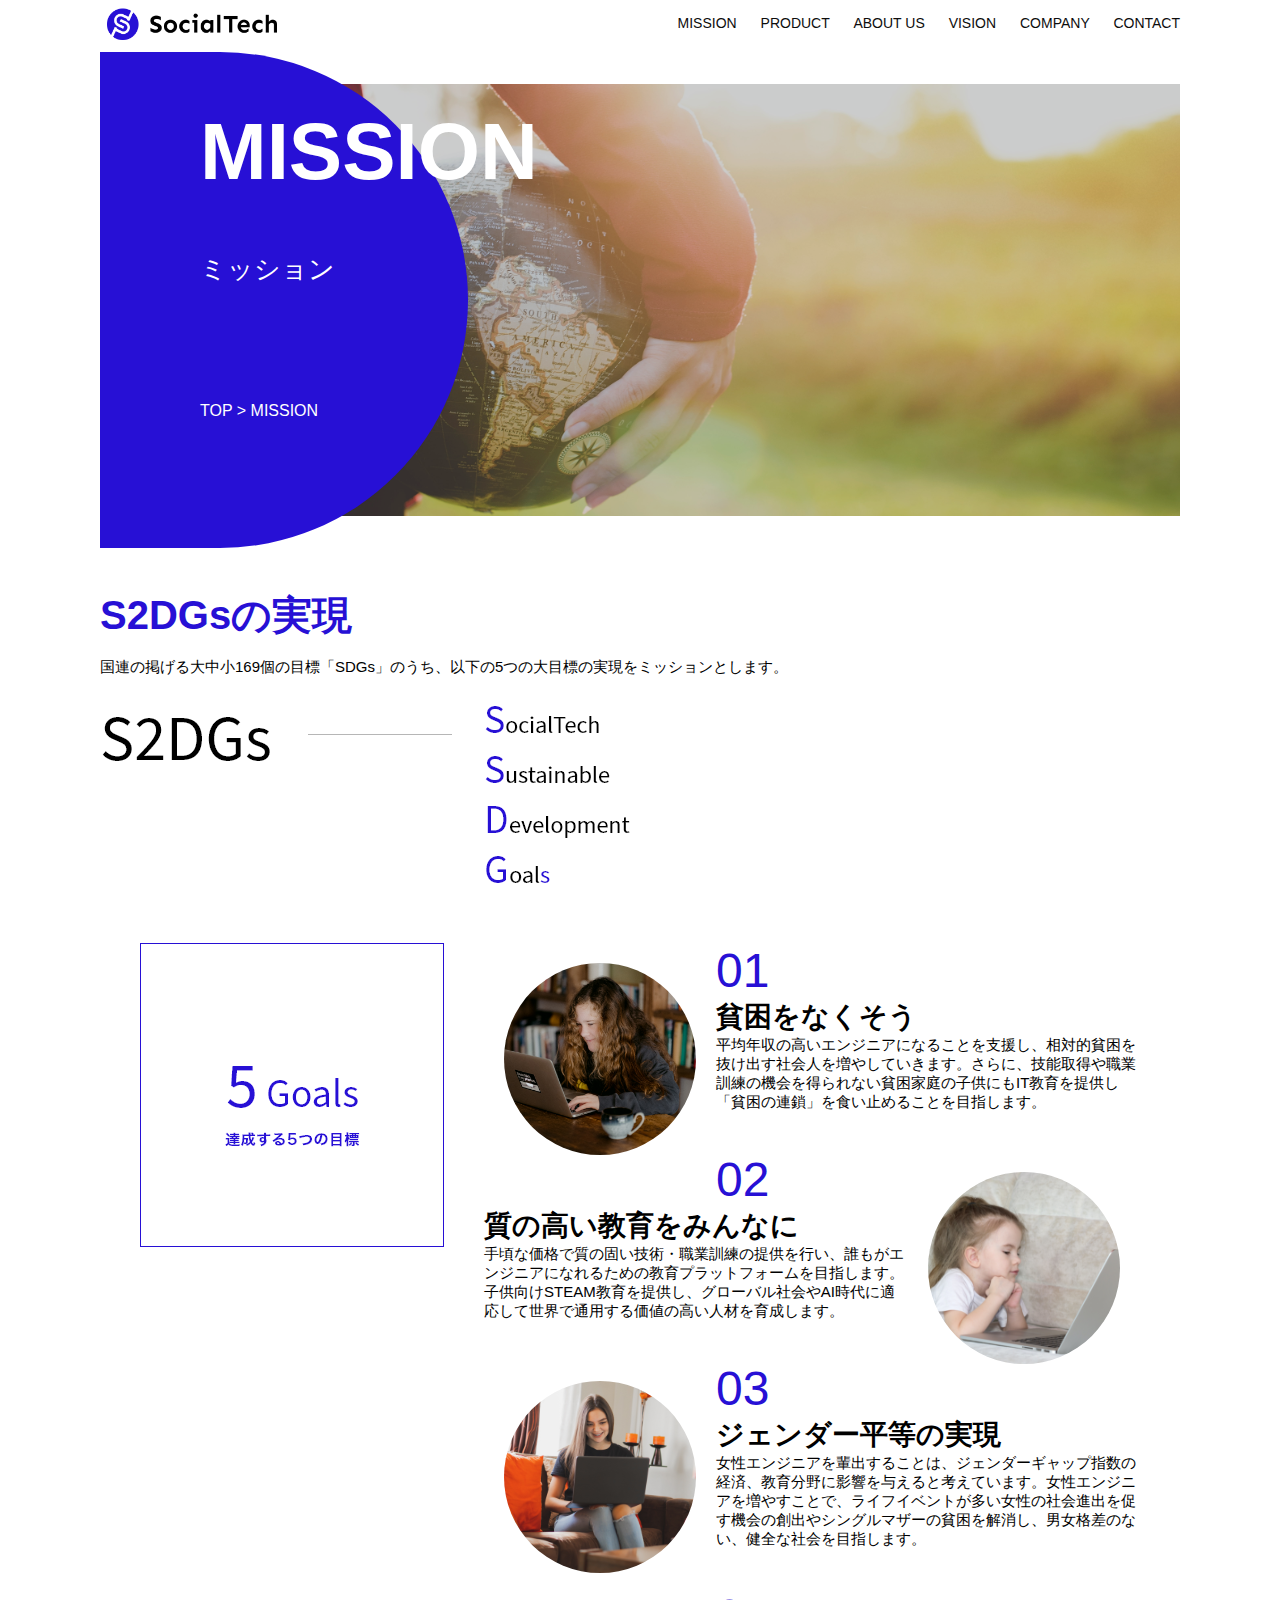
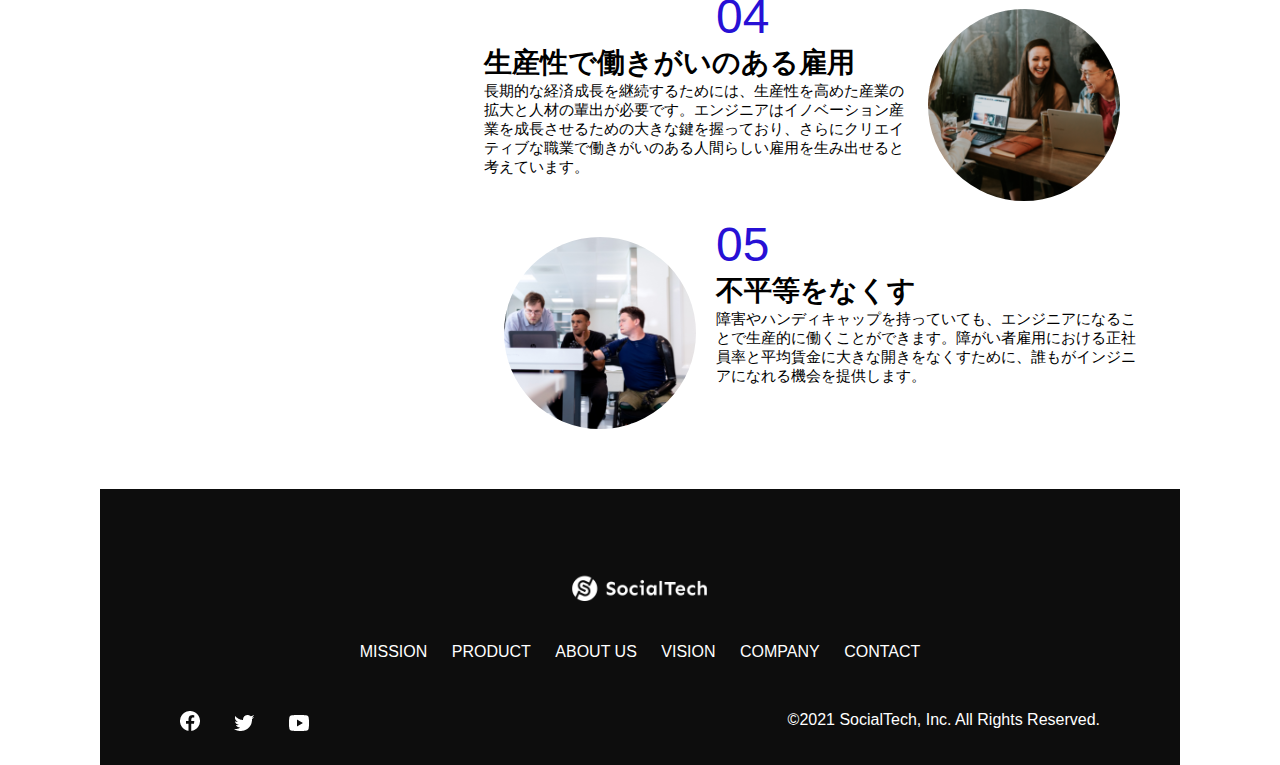
<file: kadai_005/mission.html>
<!DOCTYPE html>
<html>
  <head>
    <title>SocialTech - MISSION</title>
    <meta charset="utf-8" />
    <!-- ページの概要を表すテキスト情報 -->
    <meta
      name="description"
      content="SocialTech
    が目指す5つの目標（S2DGs）を紹介します"
    />
    <!-- ビューポートの設定 -->
    <meta name="viewport" content="width=device-width, initial-scale=1.0" />
    <link rel="stylesheet" href="style.css" />
  </head>

  <body>
    <!-- ヘッダー -->
    <header>
      <!-- ロゴ -->
      <a href="index.html" id="logo"
        ><img src="images/logo.png" alt="トップページへ戻る"
      /></a>

      <!-- PCナビゲーション -->
      <nav id="nav-pc">
        <a href="mission.html">MISSION</a>
        <a href="product.html">PRODUCT</a>
        <a href="index.html#aboutus">ABOUT US</a>
        <a href="index.html#vision">VISION</a>
        <a href="index.html#company">COMPANY</a>
        <a href="index.html#contact">CONTACT</a>
      </nav>

      <!-- スマホ用メニューボタン -->
      <img
        id="menu-sp"
        src="images/button-menu.png"
        alt="ナビゲーションを開く"
        onclick="document.getElementById('nav-sp').style.display ='block'"
      />

      <!-- スマホ用ナビゲーション -->
      <nav id="nav-sp">
        <img
          id="close"
          src="images/button-close.png"
          alt="ナビゲーションを閉じる"
          onclick="document.getElementById('nav-sp').style.display = 'none'"
        />
        <a
          id="logo-sp"
          href="index.html"
          onclick="document.getElementById('nav-sp').style.display = 'none'"
          ><img src="images/logo-sp.png" alt="トップページに戻る"
        /></a>
        <a
          class="menu"
          href="mission.html"
          onclick="document.getElementById('nav-sp').style.display = 'none'"
          >MISSION</a
        >
        <a
          class="menu"
          href="product.html"
          onclick="document.getElementById('nav-sp').style.display = 'none'"
          >PRODUCT</a
        >
        <a
          class="menu"
          href="index.html#aboutus"
          onclick="document.getElementById('nav-sp').style.display = 'none'"
          >ABOUT US</a
        >
        <a
          class="menu"
          href="index.html#vision"
          onclick="document.getElementById('nav-sp').style.display = 'none'"
          >VISION</a
        >
        <a
          class="menu"
          href="index.html#company"
          onclick="document.getElementById('nav-sp').style.display = 'none'"
          >COMPANY</a
        >
        <a
          class="menu"
          href="index.html#contact"
          onclick="document.getElementById('nav-sp').style.display = 'none'"
          >CONTACT</a
        >
        <div id="sns">
          <a href="https://www.facebook.com/sejuku2013"
            ><img src="images/button-facebook.png" alt="Facebookのリンク"
          /></a>
          <a href="https://twitter.com/samuraijuku"
            ><img src="images/button-twitter.png" alt="twitterへのリンク"
          /></a>
          <a href="https://www.youtube.com/channel/UCCFOQO5aDK0xXam4cUQXT8g"
            ><img src="images/button-youtube.png" alt="youtubeへのリンク"
          /></a>
        </div>
      </nav>
    </header>
    <main>
      <article>
        <section id="mission-main">
          <div id="mission-title">
            <h1>MISSION</h1>
            <span>ミッション</span>
            <div>TOP > MISSION</div>
          </div>
        </section>
        <section id="mission-s2dgs">
          <h2 class="mission-h2">S2DGsの実現</h2>
          <p>
            国連の掲げる大中小169個の目標「SDGs」のうち、以下の5つの大目標の実現をミッションとします。
          </p>
          <img src="images/mission/mission-s2dgs.png" alt="S2DGs" />
        </section>
        <section id="mission-5goals">
          <div>
            <img
              id="s2dgs-image"
              src="images/mission/mission-5goals.png"
              alt="5Goals"
            />
          </div>
          <div>
            <div>
              <img
                class="fivegoals-image-left"
                src="images/mission/mission-5goals01.png"
                alt="PCを操作する女の子"
              />
              <span class="fivegoals-number">01</span>
              <h3 class="fivegoals-h3">貧困をなくそう</h3>
              <p class="fivegoals-p">
                平均年収の高いエンジニアになることを支援し、相対的貧困を抜け出す社会人を増やしていきます。さらに、技能取得や職業訓練の機会を得られない貧困家庭の子供にもIT教育を提供し「貧困の連鎖」を食い止めることを目指します。
              </p>
            </div>

            <div>
              <img
                class="fivegoals-image-right"
                src="images/mission/mission-5goals02.png"
                alt="PCを見つめる小さい女の子"
              />
              <span class="fivegoals-number">02</span>
              <h3 class="fivegoals-h3">質の高い教育をみんなに</h3>
              <p class="fivegoals-p">
                手頃な価格で質の固い技術・職業訓練の提供を行い、誰もがエンジニアになれるための教育プラットフォームを目指します。子供向けSTEAM教育を提供し、グローバル社会やAI時代に適応して世界で通用する価値の高い人材を育成します。
              </p>
            </div>

            <div>
              <img
                class="fivegoals-image-left"
                src="images/mission/mission-5goals03.png"
                alt="PCを操作する女性"
              />
              <span class="fivegoals-number">03</span>
              <h3 class="fivegoals-h3">ジェンダー平等の実現</h3>
              <p class="fivegoals-p">
                女性エンジニアを輩出することは、ジェンダーギャップ指数の経済、教育分野に影響を与えると考えています。女性エンジニアを増やすことで、ライフイベントが多い女性の社会進出を促す機会の創出やシングルマザーの貧困を解消し、男女格差のない、健全な社会を目指します。
              </p>
            </div>

            <div>
              <img
                class="fivegoals-image-right"
                src="images/mission/mission-5goals04.png"
                alt="笑顔で話し合う3人の男女"
              />
              <span class="fivegoals-number">04</span>
              <h3 class="fivegoals-h3">生産性で働きがいのある雇用</h3>
              <p class="fivegoals-p">
                長期的な経済成長を継続するためには、生産性を高めた産業の拡大と人材の輩出が必要です。エンジニアはイノベーション産業を成長させるための大きな鍵を握っており、さらにクリエイティブな職業で働きがいのある人間らしい雇用を生み出せると考えています。
              </p>
            </div>

            <div>
              <img
                class="fivegoals-image-left"
                src="images/mission/mission-5goals05.png"
                alt="障害を持つ男性が生き生きと働く様子"
              />
              <span class="fivegoals-number">05</span>
              <h3 class="fivegoals-h3">不平等をなくす</h3>
              <p class="fivegoals-p">
                障害やハンディキャップを持っていても、エンジニアになることで生産的に働くことができます。障がい者雇用における正社員率と平均賃金に大きな開きをなくすために、誰もがインジニアになれる機会を提供します。
              </p>
            </div>
          </div>
        </section>
      </article>
      <!-- フッター -->
      <footer>
        <!-- Social Techの画像 -->
        <div id="footer-logo">
          <img src="images/logo-sp.png" alt="SocialTech" />
        </div>
        <!-- 各ページリンク -->
        <div id="footer-link">
          <a href="mission.html">MISSION</a>
          <a href="product.html">PRODUCT</a>
          <a href="index.html#aboutus">ABOUT US</a>
          <a href="index.html#vision">VISION</a>
          <a href="index.html#company">COMPANY</a>
          <a href="index.html#contact">CONTACT</a>
        </div>
        <!-- SNSリンク -->
        <div id="sns-footer">
          <a href="https://www.facebook.com/sejuku2013"
            ><img src="images/button-facebook.png" alt="facebookへのリンク"
          /></a>
          <a href="https://twitter.com/samuraijuku"
            ><img src="images/button-twitter.png" alt="twitterへのリンク"
          /></a>
          <a href="https://www.youtube.com/channel/UCCFOQO5aDK0xXam4cUQXT8g"
            ><img src="images/button-youtube.png" alt="youtubeへのリンク"
          /></a>
          <span id="copyright"
            >&copy;2021 SocialTech, Inc. All Rights Reserved.</span
          >
        </div>
      </footer>
    </main>
  </body>
</html>
</file>
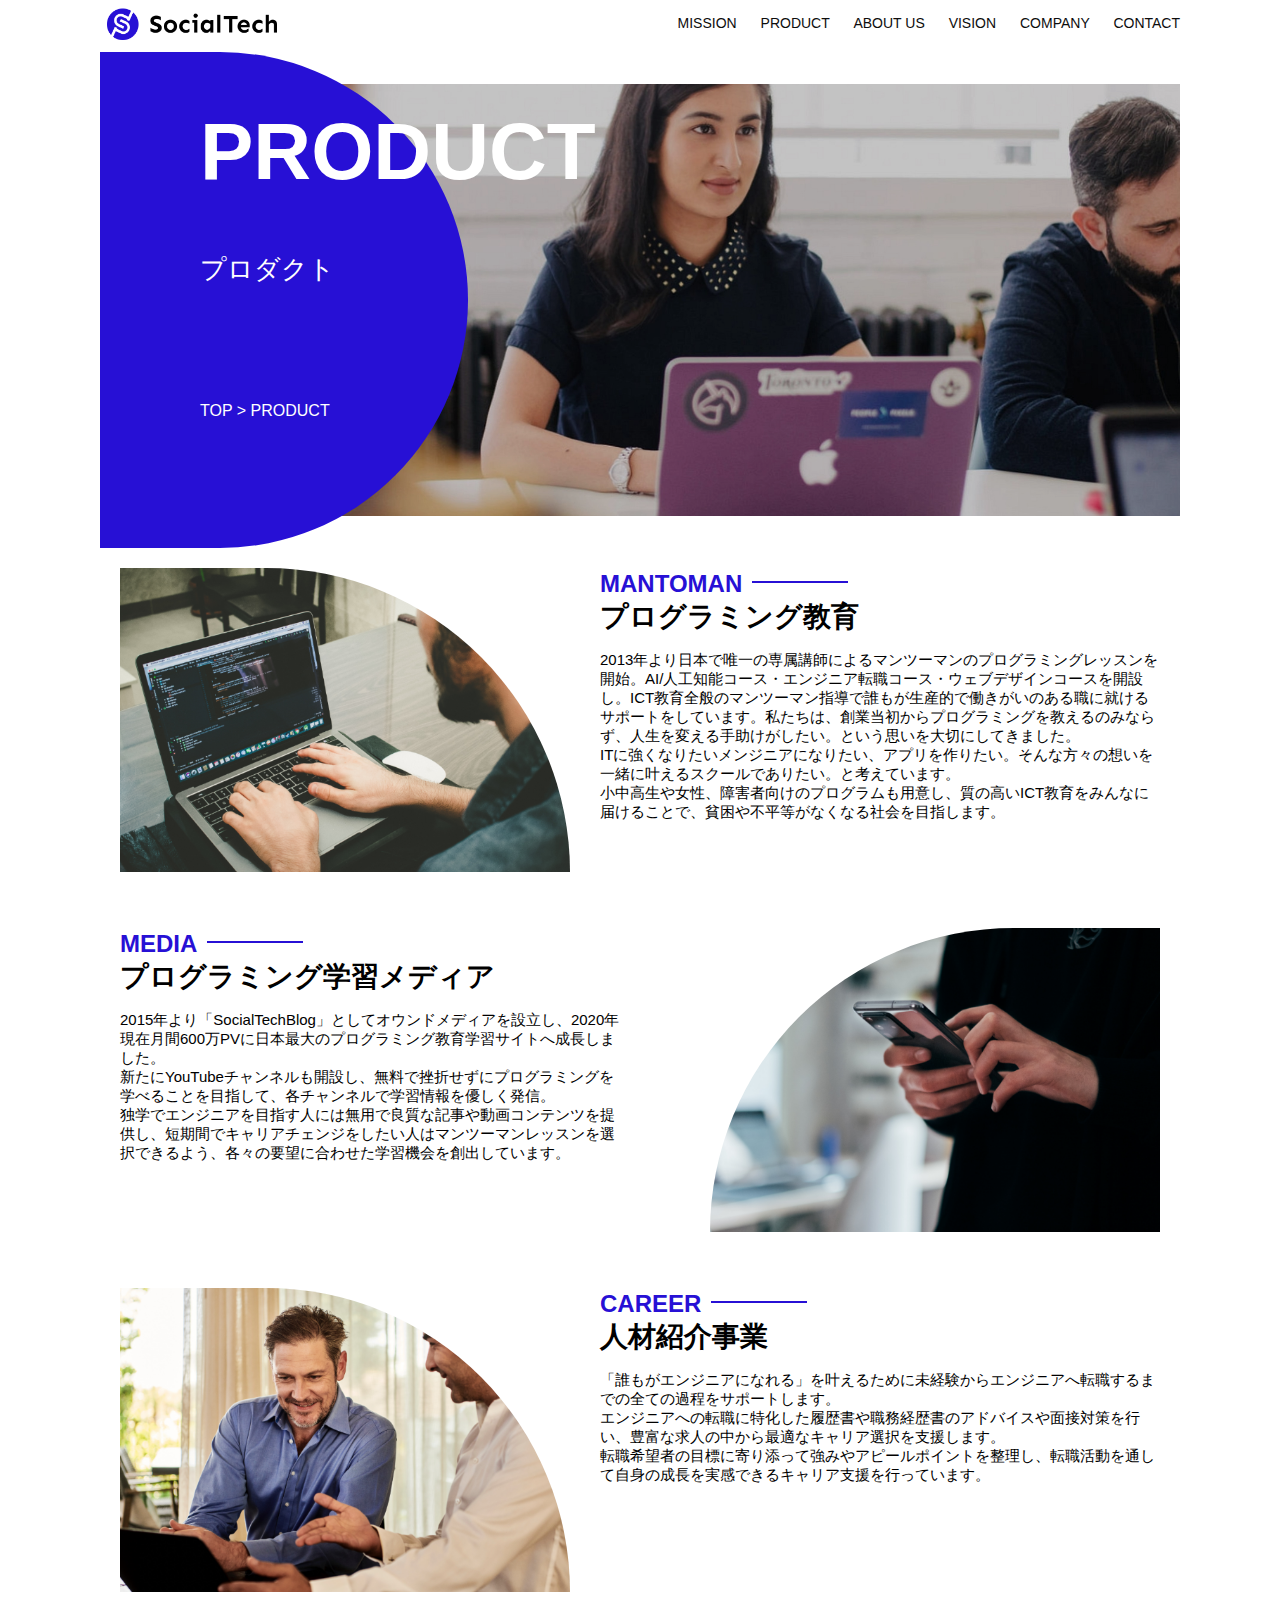
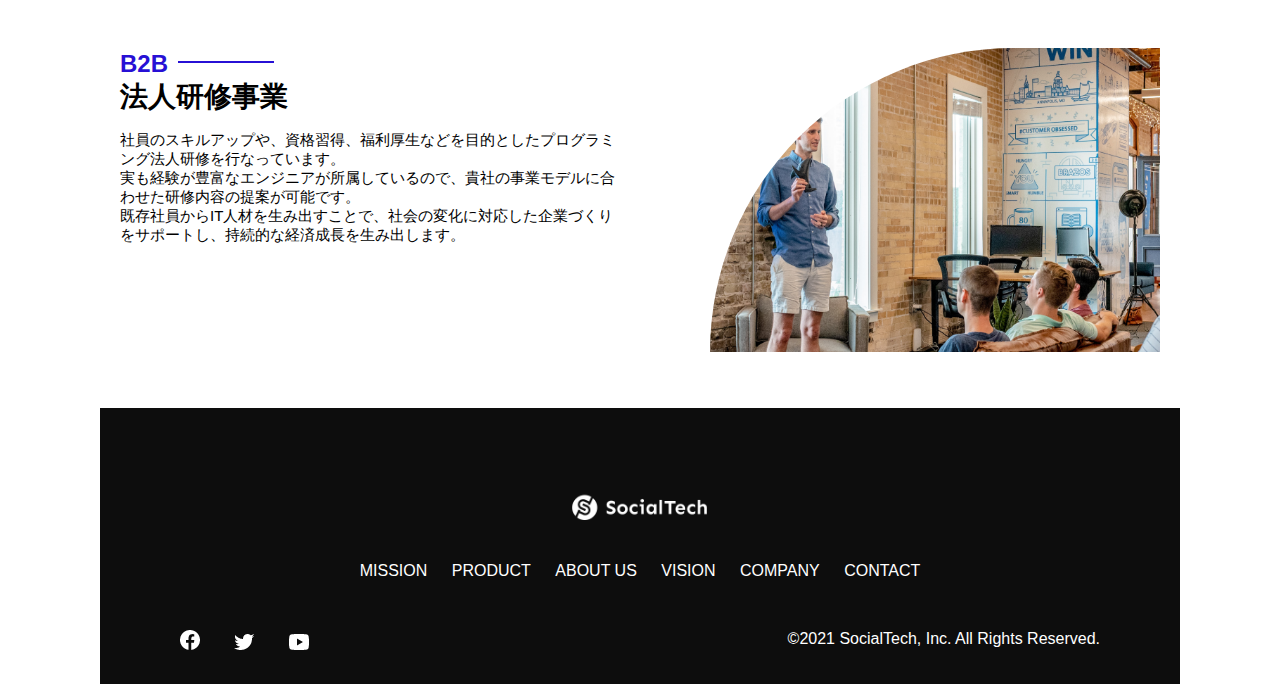
<file: kadai_005/product.html>
<!DOCTYPE html>
<html>
  <head>
    <title>SocialTech -PRODUCT プロダクト-</title>
    <meta charset="utf-8" />
    <!-- ページの概要を表すテキスト情報 -->
    <meta
      name="description"
      content="SocialTech
    の4つのプロダクトを紹介します"
    />
    <!-- ビューポートの設定 -->
    <meta name="viewport" content="width=device-width, initial-scale=1.0" />
    <link rel="stylesheet" href="style.css" />
  </head>

  <body>
    <header>
      <!-- ロゴ -->
      <a href="index.html" id="logo"
        ><img src="images/logo.png" alt="トップページへ戻る"
      /></a>

      <!-- PCナビゲーション -->
      <nav id="nav-pc">
        <a href="mission.html">MISSION</a>
        <a href="product.html">PRODUCT</a>
        <a href="index.html#aboutus">ABOUT US</a>
        <a href="index.html#vision">VISION</a>
        <a href="index.html#company">COMPANY</a>
        <a href="index.html#contact">CONTACT</a>
      </nav>

      <!-- スマホ用メニューボタン -->
      <img
        id="menu-sp"
        src="images/button-menu.png"
        alt="ナビゲーションを開く"
        onclick="document.getElementById('nav-sp').style.display ='block'"
      />

      <!-- スマホ用ナビゲーション -->
      <nav id="nav-sp">
        <img
          id="close"
          src="images/button-close.png"
          alt="ナビゲーションを閉じる"
          onclick="document.getElementById('nav-sp').style.display = 'none'"
        />
        <a
          id="logo-sp"
          href="index.html"
          onclick="document.getElementById('nav-sp').style.display = 'none'"
          ><img src="images/logo-sp.png" alt="トップページに戻る"
        /></a>
        <a
          class="menu"
          href="mission.html"
          onclick="document.getElementById('nav-sp').style.display = 'none'"
          >MISSION</a
        >
        <a
          class="menu"
          href="product.html"
          onclick="document.getElementById('nav-sp').style.display = 'none'"
          >PRODUCT</a
        >
        <a
          class="menu"
          href="index.html#aboutus"
          onclick="document.getElementById('nav-sp').style.display = 'none'"
          >ABOUT US</a
        >
        <a
          class="menu"
          href="index.html#vision"
          onclick="document.getElementById('nav-sp').style.display = 'none'"
          >VISION</a
        >
        <a
          class="menu"
          href="index.html#company"
          onclick="document.getElementById('nav-sp').style.display = 'none'"
          >COMPANY</a
        >
        <a
          class="menu"
          href="index.html#contact"
          onclick="document.getElementById('nav-sp').style.display = 'none'"
          >CONTACT</a
        >
        <div id="sns">
          <a href="https://www.facebook.com/sejuku2013"
            ><img src="images/button-facebook.png" alt="Facebookのリンク"
          /></a>
          <a href="https://twitter.com/samuraijuku"
            ><img src="images/button-twitter.png" alt="twitterへのリンク"
          /></a>
          <a href="https://www.youtube.com/channel/UCCFOQO5aDK0xXam4cUQXT8g"
            ><img src="images/button-youtube.png" alt="youtubeへのリンク"
          /></a>
        </div>
      </nav>
    </header>
    <main>
      <article>
        <section id="product-main">
          <div id="product-title">
            <h1>PRODUCT</h1>
            <span>プロダクト</span>
            <div>TOP > PRODUCT</div>
          </div>
        </section>
        <section class="product-section1">
          <img
            src="images/product/product-mantoman.png"
            alt="PCでコードを書く男性"
          />
          <div>
            <h2 class="product-h2">MANTOMAN</h2>
            <h3 class="product-h3">プログラミング教育</h3>
            <p>
              2013年より日本で唯一の専属講師によるマンツーマンのプログラミングレッスンを開始。AI/人工知能コース・エンジニア転職コース・ウェブデザインコースを開設し。ICT教育全般のマンツーマン指導で誰もが生産的で働きがいのある職に就けるサポートをしています。私たちは、創業当初からプログラミングを教えるのみならず、人生を変える手助けがしたい。という思いを大切にしてきました。<br />ITに強くなりたいメンジニアになりたい、アプリを作りたい。そんな方々の想いを一緒に叶えるスクールでありたい。と考えています。<br />小中高生や女性、障害者向けのプログラムも用意し、質の高いICT教育をみんなに届けることで、貧困や不平等がなくなる社会を目指します。
            </p>
          </div>
        </section>
        <section class="product-section2">
          <div>
            <h2 class="product-h2">MEDIA</h2>
            <h3 class="product-h3">プログラミング学習メディア</h3>
            <p>
              2015年より「SocialTechBlog」としてオウンドメディアを設立し、2020年現在月間600万PVに日本最大のプログラミング教育学習サイトへ成長しました。<br />新たにYouTubeチャンネルも開設し、無料で挫折せずにプログラミングを学べることを目指して、各チャンネルで学習情報を優しく発信。<br />独学でエンジニアを目指す人には無用で良質な記事や動画コンテンツを提供し、短期間でキャリアチェンジをしたい人はマンツーマンレッスンを選択できるよう、各々の要望に合わせた学習機会を創出しています。
            </p>
          </div>
          <img
            src="images/product/product-media.png"
            alt="スマートフォンを操作する人"
          />
        </section>
        <section class="product-section1">
          <img
            src="images/product/product-career.png"
            alt="笑顔で話し合う2人の男性"
          />
          <div>
            <h2 class="product-h2">CAREER</h2>
            <h3 class="product-h3">人材紹介事業</h3>
            <p>
              「誰もがエンジニアになれる」を叶えるために未経験からエンジニアへ転職するまでの全ての過程をサポートします。<br />エンジニアへの転職に特化した履歴書や職務経歴書のアドバイスや面接対策を行い、豊富な求人の中から最適なキャリア選択を支援します。<br />転職希望者の目標に寄り添って強みやアピールポイントを整理し、転職活動を通して自身の成長を実感できるキャリア支援を行っています。
            </p>
          </div>
        </section>
        <section class="product-section2">
          <div>
            <h2 class="product-h2">B2B</h2>
            <h3 class="product-h3">法人研修事業</h3>
            <p>
              社員のスキルアップや、資格習得、福利厚生などを目的としたプログラミング法人研修を行なっています。<br />実も経験が豊富なエンジニアが所属しているので、貴社の事業モデルに合わせた研修内容の提案が可能です。<br />既存社員からIT人材を生み出すことで、社会の変化に対応した企業づくりをサポートし、持続的な経済成長を生み出します。
            </p>
          </div>
          <img
            src="images/product/product-b2b.png"
            alt="講演中の男性とそれを聴く人々"
          />
        </section>
      </article>
      <footer>
        <!-- Social Techの画像 -->
        <div id="footer-logo">
          <img src="images/logo-sp.png" alt="SocialTech" />
        </div>
        <!-- 各ページリンク -->
        <div id="footer-link">
          <a href="mission.html">MISSION</a>
          <a href="product.html">PRODUCT</a>
          <a href="index.html#aboutus">ABOUT US</a>
          <a href="index.html#vision">VISION</a>
          <a href="index.html#company">COMPANY</a>
          <a href="index.html#contact">CONTACT</a>
        </div>
        <!-- SNSリンク -->
        <div id="sns-footer">
          <a href="https://www.facebook.com/sejuku2013"
            ><img src="images/button-facebook.png" alt="facebookへのリンク"
          /></a>
          <a href="https://twitter.com/samuraijuku"
            ><img src="images/button-twitter.png" alt="twitterへのリンク"
          /></a>
          <a href="https://www.youtube.com/channel/UCCFOQO5aDK0xXam4cUQXT8g"
            ><img src="images/button-youtube.png" alt="youtubeへのリンク"
          /></a>
          <span id="copyright"
            >&copy;2021 SocialTech, Inc. All Rights Reserved.</span
          >
        </div>
      </footer>
    </main>
  </body>
</html>
</file>
<file: kadai_005/style.css>
/* PC、スマホ共通スタイル */
body {
  font-family: "Source Sans Pro", "Hiragino Kaku Gothic ProN", Meiryo, Arial,
    sans-serif;
}

p {
  font-size: 15px;
}

/* ============
PC用のスタイル
＝＝＝＝＝＝＝＝＝ */
@media screen and (min-width: 768px) {
  /* PCカルーセル */
  .carousel {
    width: 900px;
    margin-left: 20px;
  }

  .carouselImg {
    width: 900px;
  }

  /* 横幅設定（これらのpxは一般的なWebサイトにおけるお作法） */
  body {
    max-width: 1080px;
    min-width: 960px;
    margin: 0 auto 0 auto;
  }

  /* ヘッダー */
  header {
    display: flex;
    justify-content: space-between;
  }

  /* ナビゲーションのレイアウト */
  #nav-pc {
    text-align: right;
    font-size: 14px;
    padding-top: 15px;
  }

  /* ナビゲーションの装飾設定 */
  #nav-pc > a {
    text-decoration: none;
    margin-left: 20px;
  }
  #nav-pc > a:link {
    color: #0d0d0d;
  }
  #nav-pc > a:visited {
    color: #0d0d0d;
  }
  #nav-pc > a:hover {
    color: #0d0d0d;
    text-decoration: underline;
  }
  #nav-pc > a:active {
    color: #0d0d0d;
  }

  /* スマホ用ナビを非表示 */
  #nav-sp,
  #menu-sp {
    display: none;
  }
  /* メインビジュアル */
  #main-visual {
    position: relative;
    height: 400px;
  }

  #main-message {
    position: absolute;
    top: 0;
    left: 0;
    background-color: #2710d5;
    color: #ffffff;
    border-radius: 0 0 476px 0;
    max-width: 620px;
    width: 100%;
    height: 100%;
    z-index: 11;
  }
  #main-message > h1 {
    font-size: 60px;
    font-weight: bold;
    margin: 100px 0 0 50px;
  }
  #main-message > p {
    font-size: 28px;
    margin: 0 0 0 50px;
  }
  #main-visual > img {
    max-width: 620px;
    border-radius: 476px 0 0 0;
    position: absolute;
    top: 0;
    right: 0;
    z-index: 10;
  }

  #main-photo {
    width: 100%;
  }

  /* 見出し（共通） */
  h2 {
    margin: 40px 0 0 0;
  }

  h2::after {
    content: url("images/line.png");
    margin-left: 10px;
  }

  h3 {
    font-size: 27px;
  }

  /* ミッション */
  #mission {
    margin: 80px auto 80px auto;
    width: 100%;
  }

  #mission-flex {
    width: 100%;
    display: flex;
  }

  #mission-flex > div {
    width: 50%;
    margin: 20px;
  }

  #mission-photo {
    width: 100%;
  }

  #s2dgs {
    margin-top: 50px;
  }

  /* プロダクト */
  #product {
    background-color: #fafafa;
    width: 100%;
    margin: 80px 0 80px 0;
    padding: 10px 40px 0 40px;
  }

  /* 外枠 */
  #product > div {
    margin-top: 40px;
    display: flex;
  }

  /* 左のカラム */
  #product-left {
    width: 50%;
    margin: 0 20px 0 0;
  }

  #product-right {
    width: 50%;
    margin: 80px 0 0 20px;
  }

  #product-left > div {
    position: relative;
    height: 480px;
    margin: 0 20px 0 0;
  }

  #product-right > div {
    position: relative;
    height: 480px;
    margin: 0 0 0 20px;
  }

  /* 画像 */
  .product-photo {
    width: 100%;
  }

  /* 説明文の枠 */
  .product-explain {
    background-color: #ffffff;
    position: absolute;
    left: 0;
    top: 280px;
    margin: 0 40px 0 40px;
    padding: 20px;
    box-shadow: 5px 5px 10px rgba(0, 0, 0, 0.05);
  }

  /* 説明文の英語 */
  .product-explain > span {
    color: #2710d5;
    font-weight: bold;
    font-size: 16px;
    margin: 0;
  }

  /* 説明文の見出し */
  .product-explain > h3 {
    font-size: 20px;
    margin: 5px 0;
  }

  /* 説明文 */
  .product-explain > p {
    font-size: 14px;
    margin: 0;
  }

  /* 「もっとみる」ボタン */
  #product-more {
    margin: 0 auto -42px auto;
  }

  /* ABOUT US */
  #aboutus {
    margin: 80px auto 80px auto;
  }

  /* 3つの組織文化と画像を入れる枠 */
  #aboutus > div {
    display: flex;
  }

  /* 画像 */
  .culture-img {
    width: 100%;
    align-self: flex-start;
  }

  .culture-img2 {
    margin-top: 50px;
    width: 100%;
  }

  /* 3つの組織文化の表 */
  .culture-table {
    max-width: 500px;
    margin-right: 50px;
  }

  /* 番号 */
  .culture-num {
    font-size: 80px;
    color: #2710d5;
    margin-right: 20px;
  }

  /* 組織文化英語 */
  .culture-en {
    color: #2710d5;
    font-weight: bold;
    font-size: 24px;
    display: block;
  }

  /* 組織文化日本語 */
  .culture-jp {
    font-size: 28px;
    font-weight: bold;
  }

  /* 説明文 */
  .culture-description {
    margin: 0;
  }

  /* VISION */
  #vision {
    margin: 80px auto 80px auto;
  }

  /* セクション内の外枠 */
  #vision > div {
    width: 100%;
    display: flex;
    justify-content: space-between;
    flex-wrap: wrap;
  }

  /* 7つの行動指針の枠 */
  .vision-box {
    width: 300px;
    height: 300px;
    margin-bottom: 30px;
    position: relative;
  }

  .vision-box > img {
    width: 100%;
    height: auto;
    position: absolute;
    top: 0;
    left: 0;
    z-index: 30;
  }

  .vision-box > span {
    position: absolute;
    top: 0;
    left: 0;
    z-index: 31;
    margin-right: 20px;
  }

  .vision-box > span > h4 {
    color: #2710d5;
    font-size: 19px;
    margin: 80px 0 0 0;
  }

  .vision-box > span > h4::first-letter {
    font-size: 40px;
  }

  .vision-box > span > h5 {
    font-size: 20px;
    margin: 0 0 0 0;
  }

  .vision-box > span > p {
    margin-top: 10px;
  }

  /* カンパニー */
  #company {
    margin: 80px auto 80px auto;
  }

  /* 会社概要の表 */
  #company-table {
    width: 100%;
  }

  .tableheader {
    text-align: left;
    padding: 20px;
    border-bottom-color: #2710d5;
    border-bottom-width: 1px;
    border-bottom-style: solid;
    width: 100px;
  }

  .tableheader-first {
    text-align: left;
    padding: 20px;
    border-bottom-color: #2710d5;
    border-bottom-width: 1px;
    border-bottom-style: solid;

    border-top-color: #2710d5;
    border-top-width: 1px;
    border-top-style: solid;
    width: 100px;
  }

  .cell {
    padding: 30px;
    border-bottom-color: #ececec;
    border-bottom-width: 1px;
    border-bottom-style: solid;
  }

  .cell-first {
    padding: 20px;
    border-bottom-color: #ececec;
    border-bottom-width: 1px;
    border-bottom-style: solid;
    border-top-color: #ececec;
    border-top-width: 1px;
    border-top-style: solid;
  }

  /* 地図 */
  #company > iframe {
    width: 100%;
    height: 368px;
    margin-top: 40px;
  }

  /* お問い合せ */
  #contact {
    margin: 80px auto 80px auto;
  }

  /* 外枠 */
  #contact > form > div {
    display: flex;
    flex-direction: row;
    flex-wrap: wrap;
    padding-bottom: 30px;
  }

  /* 左列の見出し */
  .contact-heading {
    width: 240px;
    align-self: center;
  }

  /* 見出しのラベル */
  .contact-label {
    font-weight: bold;
  }

  /* 必須 */
  .contact-span {
    color: #ce2222;
    margin-left: 20px;
    font-weight: bold;
  }

  /* テキストボックス */
  .contact-textbox {
    border-top: 0;
    border-left: 0;
    border-right: 0;
    border-bottom-width: 1px;
    border-bottom-color: #707070;
    border-bottom-style: solid;
    background-color: #fafafa;
    width: 400px;
    height: 56px;
  }

  /* お問い合わせ内容のテキストエリア */
  .contact-textarea {
    border-top: 0;
    border-left: 0;
    border-right: 0;
    border-bottom-width: 1px;
    border-bottom-color: #707070;
    border-bottom-style: solid;
    background-color: #fafafa;
    width: 400px;
    height: 200px;
  }

  /* 個人情報の取り扱い */
  details {
    width: 700px;
  }

  details > div {
    background-color: #fafafa;
    padding: 20px;
  }

  details > div > span {
    font-weight: bold;
  }

  /* フッター */
  footer {
    background-color: #0d0d0d;
    text-align: center;
    padding: 80px 80px 30px 80px;
  }

  #footer-logo {
    margin-bottom: 30px;
  }

  /* ハイパーリンク */
  #footer-link {
    margin-bottom: 50px;
  }

  #footer-link > a {
    text-decoration: none;
    margin: 10px;
  }

  #footer-link > a:link {
    color: #ffffff;
  }

  #footer-link > a:visited {
    color: #fafafa;
  }

  #footer-link > a:hover {
    color: #ffffff;
    text-decoration: underline;
  }

  #footer-link > a:active {
    color: #ffffff;
  }

  /* SNSとコピーライト */
  #sns-footer {
    text-align: left;
    width: 100%;
  }

  #sns-footer > a {
    margin-right: 30px;
  }

  #copyright {
    color: #ffffff;
    float: right;
  }

  /* mission.html用スタイル */
  /* ミッションのメインビジュアル */
  #mission-main {
    height: 496px;
    width: 100%;
    background-image: url("images/mission/mission-main.png");
    background-repeat: no-repeat;
    background-position-y: center;
  }

  #mission-title {
    background-color: #2710d5;
    width: 368px;
    color: #ffffff;
    height: 496px;
    border-radius: 0 248px 248px 0;
    position: relative;
  }

  #mission-title > h1 {
    position: absolute;
    top: 0;
    left: 100px;
    font-size: 80px;
  }

  #mission-title > span {
    position: absolute;
    top: 200px;
    left: 100px;
    font-size: 26px;
  }

  #mission-title > div {
    position: absolute;
    top: 350px;
    left: 100px;
    font-size: 16px;
  }

  #mission-s2gds {
    width: 100%;
    margin: 20px;
  }

  .mission-h2 {
    color: #2710d5;
    font-size: 40px;
  }

  .mission-h2::after {
    content: none;
  }

  #mission-5goals {
    margin: 20px;
    display: flex;
  }

  #mission-5goals > div {
    flex-grow: 1;
    padding: 20px;
  }

  #mission-5goals > div > div {
    margin-bottom: 40px;
  }

  .fivegoals-image-right {
    float: right;
    margin: 20px;
  }

  .fivegoals-image-left {
    float: left;
    margin: 20px;
  }

  .fivegoals-number {
    color: #2710d5;
    font-size: 48px;
    margin: 0;
  }

  .fivegoals-h3 {
    font-size: 28px;
    margin: 0;
  }

  .fivegoals-p {
    margin: 0;
  }

  /* product.html用スタイル */
  /* プロダクトのメインビジュアル */

  #product-main {
    height: 496px;
    width: 100%;
    background-image: url("images/product/product-main.png");
    background-repeat: no-repeat;
    background-position-y: center;
  }

  #product-title {
    background-color: #2710d5;
    width: 368px;
    color: #ffffff;
    height: 496px;
    border-radius: 0 248px 248px 0;
    position: relative;
  }

  #product-title > h1 {
    position: absolute;
    top: 0;
    left: 100px;
    font-size: 80px;
  }

  #product-title > span {
    position: absolute;
    top: 200px;
    left: 100px;
    font-size: 26px;
  }

  #product-title > div {
    position: absolute;
    top: 350px;
    left: 100px;
    font-size: 16px;
  }

  /* プロダクトのメインコンテンツ */
  /* セクション１ */
  .product-section1 {
    position: relative;
    margin: 20px;
    height: 340px;
  }

  .product-section1 > img {
    position: absolute;
    top: 0;
    left: 0;
    width: 450px;
    margin: 0 40px 30px 0;
    border-radius: 0 432px 0 0;
  }

  .product-section1 > div {
    position: absolute;
    top: 0;
    left: 480px;
  }

  /* セクション２ */
  .product-section2 {
    position: relative;
    margin: 20px;
    height: 340px;
  }

  .product-section2 > img {
    position: absolute;
    top: 0;
    right: 0;
    width: 450px;
    margin: 0 0 30px 40px;
    border-radius: 432px 0 0 0;
  }

  .product-section2 > div {
    width: 500px;
    position: absolute;
    top: 0;
    left: 0;
  }

  .product-h2 {
    color: #2710d5;
    font-size: 24px;
    margin: 0;
  }

  .product-h3 {
    font-size: 28px;
    margin: 0;
  }

  /* PC用スタイル終わり */
}
/* ======================
スマートフォン用のスタイル　スマホ
====================== */
@media screen and (max-width: 767px) {
  /* スマホ用カルーセル設定 */
  .carousel {
    width: 375px;
    margin: 0 auto 0 auto;
  }

  .carouselImg {
    width: 375px;
  }

  body {
    min-width: 375px;
    margin: 0;
  }

  /* PC用ナビゲーション非表示 */
  #nav-pc {
    display: none;
  }

  /* ハンバーガーメニュー */
  #menu-sp {
    position: absolute;
    /* width: 100%; */
    top: 0px;
    right: 0px;
  }

  /* スマホ用ナビゲーションの表示切り替え */
  /* 初期状態、レイアウト非表示設定 */
  #nav-sp {
    background-color: #2710d5;
    position: absolute;
    top: 0;
    left: 0;
    width: 100%;
    height: 100%;
    display: none;
    z-index: 100;
  }

  /* ×ボタン */
  #close {
    position: absolute;
    top: 20px;
    right: 20px;
  }

  /* ナビゲーションメニュー用ロゴ */
  #logo-sp {
    margin: 80px 0 30px 20px;
  }

  /* ナビゲーションのリンク装飾設定 */
  #nav-sp > a {
    display: block;
  }

  #nav-sp > a:link {
    color: #ffffff;
  }

  #nav-sp > a:visited {
    color: #ffffff;
  }

  #nav-sp > a:hover {
    color: #ffffff;
    text-decoration: underline;
  }

  #nav-sp > a:active {
    color: #ffffff;
  }

  #nav-sp > .menu {
    text-decoration: none;
    display: block;
    margin: 0 20px 0 20px;
    height: 44px;
    font-size: 16px;
    background-image: url("images/arrow.png");
    background-repeat: no-repeat;
    background-position: right top;
  }

  #sns {
    position: absolute;
    bottom: 20px;
    left: 20px;
  }

  #sns > a {
    margin-right: 30px;
  }

  /* メインビジュアル */
  #main-visual {
    position: relative;
    height: 470px;
    width: 100%;
    overflow: hidden;
  }

  #main-visual > div {
    position: absolute;
    top: 0;
    left: 0;
    background-color: #2710d5;
    color: white;
    border-radius: 0 0 476px 0;
    text-align: center;
    height: 280px;
    width: 100%;
    z-index: 11;
  }

  #main-visual > div > h1 {
    font-size: 28px;
    margin: 90px 0 0 0;
  }

  #main-visual > div > p {
    margin: 0;
  }

  #main-visual > img {
    width: 100%;
    border-radius: 476px 0 0 0;
    z-index: 10;
    position: absolute;
    bottom: 0;
    right: 0;
  }

  /* 見出し */
  h2::after {
    content: url(images/line.png);
    margin-left: 10px;
  }

  h3 {
    font-size: 24px;
    margin-top: 10px 0 0 0;
  }

  /* ミッション */
  #mission {
    margin: 20px;
  }

  #mission-photo {
    width: 100%;
  }

  #s2dgs {
    width: 100%;
  }

  /* プロダクト */
  #product {
    background-color: #fafafa;
    margin-top: 10px;
  }

  #product h2 {
    margin-left: 20px;
  }

  /* 外枠 */
  /* 左右のカラム、スマホでは縦並び */
  #product-left,
  #product-right {
    margin-left: 20px;
    margin-right: 20px;
  }

  /* 画像＋説明の枠 */
  #product-left > div,
  #product-right > div {
    position: relative;
    height: 540px;
  }

  /* 説明文の枠 */
  .product-explain {
    background-color: #ffffff;
    position: absolute;
    left: 0;
    bottom: 50px;
    padding: 20px;
    box-shadow: 5px 5px 10px rgba(0, 0, 0, 0.05);
  }

  .product-explain > span {
    color: #2710d5;
    font-weight: bold;
    font-size: 16px;
    margin: 0;
  }

  .product-explain > h3 {
    margin: 10px 0 10px 0;
  }

  /* 画像 */
  .product-photo {
    width: 100%;
  }

  #product-more > img {
    margin: 0 0 -42px 20px;
  }

  /* ABOUT US */
  #aboutus {
    margin: 80px 20px 80px 20px;
  }

  #aboutus > div {
    display: flex;
    flex-direction: column;
  }

  .culture-table {
    width: 100%;
    padding-right: 20px;
    order: 2;
  }

  .culture-img {
    width: 100%;
    order: 1;
  }

  .culture-img2 {
    width: 100%;
  }

  .culture-num {
    font-size: 80px;
    color: #2710d5;
  }

  .culture-en {
    color: #2710d5;
    font-weight: bold;
    font-size: 24px;
    display: block;
  }

  .culture-jp {
    display: block;
  }

  .culture-description {
    margin: 0;
  }

  /* VISION */
  #vision {
    margin: 80px 20px 80px 20px;
  }

  .vision-box {
    width: 300px;
    height: 300px;
    margin-bottom: 30px;
    position: relative;
  }

  .vision-box > img {
    width: 100%;
    height: auto;
    position: absolute;
    top: 0;
    left: 0;
    z-index: 30;
  }

  .vision-box > span {
    position: absolute;
    top: 0;
    left: 0;
    z-index: 31;
    margin-right: 20px;
  }

  .vision-box > span > h4 {
    color: #2710d5;
    font-size: 19px;
    margin: 60px 0 0 0;
  }

  .vision-box > span > h5 {
    font-size: 20px;
    margin: 0 0 0 0;
  }

  .vision-box > span > p {
    margin: 10px 0 0 0;
  }

  /* カンパニー */
  #company {
    margin: 0 20px 0 20px;
  }

  #company > h3 {
    margin-bottom: 20px;
  }

  /* テーブルの体裁 */
  #company > table {
    width: 100%;
  }

  .tableheader-first {
    text-align: left;
    padding: 20px;
    border-bottom-color: #2710d5;
    border-bottom-width: 1px;
    border-bottom-style: solid;

    border-top-color: #2710d5;
    border-top-width: 1px;
    border-top-style: solid;
    width: 50px;
  }

  .tableheader {
    text-align: left;
    padding: 20px;
    border-bottom-color: #2710d5;
    border-bottom-width: 1px;
    border-bottom-style: solid;
    width: 50px;
  }

  .cell {
    padding: 20px;
    border-bottom-color: #ececec;
    border-bottom-width: 1px;
    border-bottom-style: solid;
  }

  .cell-first {
    padding: 20px;
    border-bottom-color: #ececec;
    border-bottom-width: 1px;
    border-bottom-style: solid;
    border-top-color: #ececec;
    border-top-width: 1px;
    border-top-style: solid;
  }

  #company > iframe {
    width: 100%;
    height: 240px;
    margin: 40px 0 0 0;
  }

  /* お問い合わせ */
  #contact {
    margin: 80px 20px 80px 20px;
  }

  #contact > h3 {
    margin-bottom: 20px;
  }

  #contact > form > div {
    margin-bottom: 20px;
  }

  .contact-heading {
    margin-bottom: 20px;
  }

  /* ラベル */
  .contact-label {
    font-weight: bold;
  }

  /* 必須 */
  .contact-span {
    color: #ce2222;
    margin: 0 0 0 20px;
    font-weight: bold;
  }

  .contact-textbox {
    height: 56px;
    border-top: 0;
    border-left: 0;
    border-right: 0;
    background-color: #fafafa;
    border-bottom-color: #707070;
    border-bottom-width: 1px;
    border-bottom-style: solid;
    min-width: 300px;
    width: 100%;
  }

  .contact-textarea {
    height: 150px;
    border-top: 0;
    border-left: 0;
    border-right: 0;
    background-color: #fafafa;
    width: 100%;
  }

  .radiobutton {
    margin-bottom: 20px;
  }

  .radiobutton + label::after {
    content: "\A";
    white-space: pre;
  }

  /* フッター */
  footer {
    background-color: #0d0d0d;
    padding: 30px 20px 50px 20px;
  }

  #Footer-logo {
    margin-bottom: 30px;
  }

  #footer-link {
    margin-bottom: 50px;
  }

  #footer-link > a {
    text-decoration: none;
    margin: 0 20px 30px 0;
    display: block;
    background-image: url("images/arrow.png");
    background-repeat: no-repeat;
    background-position: right top;
  }

  #footer-link > a:link {
    color: #ffffff;
  }

  #footer-link > a:visited {
    color: #fafafa;
  }

  #foorer-link > a:hover {
    color: #ffffff;
    text-decoration: underline;
  }

  #footer-link > a:active {
    color: #ffffff;
  }

  #sns-footer > a {
    margin-right: 30px;
  }

  #copyright {
    font-size: 12px;
    display: block;
    margin-top: 30px;
    color: #ffffff;
  }

  /* missoin.html用スタイル */
  /* ミッションのメインビジュアル */
  #mission-main {
    height: 256px;
    width: 100%;
    background-image: url("images/mission/mission-main.png");
    background-repeat: no-repeat;
    background-position-y: center;
    background-size: auto 208px;
  }

  #mission-title {
    background-color: #2710d5;
    width: 136px;
    color: #ffffff;
    height: 256px;
    border-radius: 0 248px 248px 0;
    position: relative;
  }

  #mission-title > h1 {
    position: absolute;
    top: 0;
    left: 20px;
    font-size: 40px;
  }

  #mission-title > span {
    position: absolute;
    top: 110px;
    left: 20px;
    font-size: 18px;
  }

  #mission-title > div {
    position: absolute;
    top: 180px;
    left: 20px;
    font-size: 13px;
  }

  /* ミッションページ　S2DGsの設定 */
  #mission-s2dgs {
    margin: 20px;
  }

  .mission-h2 {
    color: #2710d5;
    font-size: 38px;
    margin: 0;
  }

  .mission-h2::after {
    content: none;
  }

  #mission-s2dgs > img {
    width: 100%;
  }

  /* ミッションページ　5Goalsの設定 */
  #mission-5goals {
    margin: 20px;
  }

  #mission-5goals > div > div {
    margin-bottom: 40px;
  }

  #s2dgs-image {
    width: 100%;
  }

  .fivegoals-image-right {
    margin: 20px auto 20px auto;
    display: block;
  }

  .fivegoals-image-left {
    margin: 20px auto 20px auto;
    display: block;
  }

  .fivegoals-number {
    color: #2710d5;
    font-size: 48px;
    margin: 0;
  }

  .fivegoals-h3 {
    font-size: 28px;
    margin: 0;
  }

  .fivegoals-p {
    margin: 0;
  }

  /* プロダクトページ：メインビジュアル */
  #product-main {
    height: 256px;
    width: 100%;
    background-image: url("images/product/product-main.png");
    background-repeat: no-repeat;
    background-position-y: center;
    background-size: auto 208px;
  }

  #product-title {
    background-color: #2710d5;
    width: 136px;
    color: #ffffff;
    height: 256px;
    border-radius: 0 248px 248px 0;
    position: relative;
  }

  #product-title > h1 {
    position: absolute;
    top: 0;
    left: 20px;
    font-size: 40px;
  }

  #product-title > span {
    position: absolute;
    top: 110px;
    left: 20px;
    font-size: 18px;
  }

  #product-title > div {
    position: absolute;
    top: 180px;
    left: 20px;
    font-size: 13px;
  }

  /* プロダクトページ：メインコンテンツ */
  .product-section1 {
    margin: 20px;
  }

  .product-section1 > img {
    width: 100%;
    border-radius: 300px 0 0 0;
  }

  .product-section2 {
    margin: 20px;
    display: flex;
    flex-direction: column;
    /* ↑　flex-direction: column-reverse;でも表示のされ方は同じ。 */
  }

  .product-section2 > img {
    order: 1;
    width: 100%;
    border-radius: 0 300px 0 0;
  }

  .product-section2 > div {
    order: 2;
  }

  .product-h2 {
    color: #2710d5;
    font-size: 24px;
    margin: 0;
  }

  .product-h3 {
    font-size: 28px;
    margin: 0;
  }

  /* スマホ用スタイル終わり */
}
</file>
